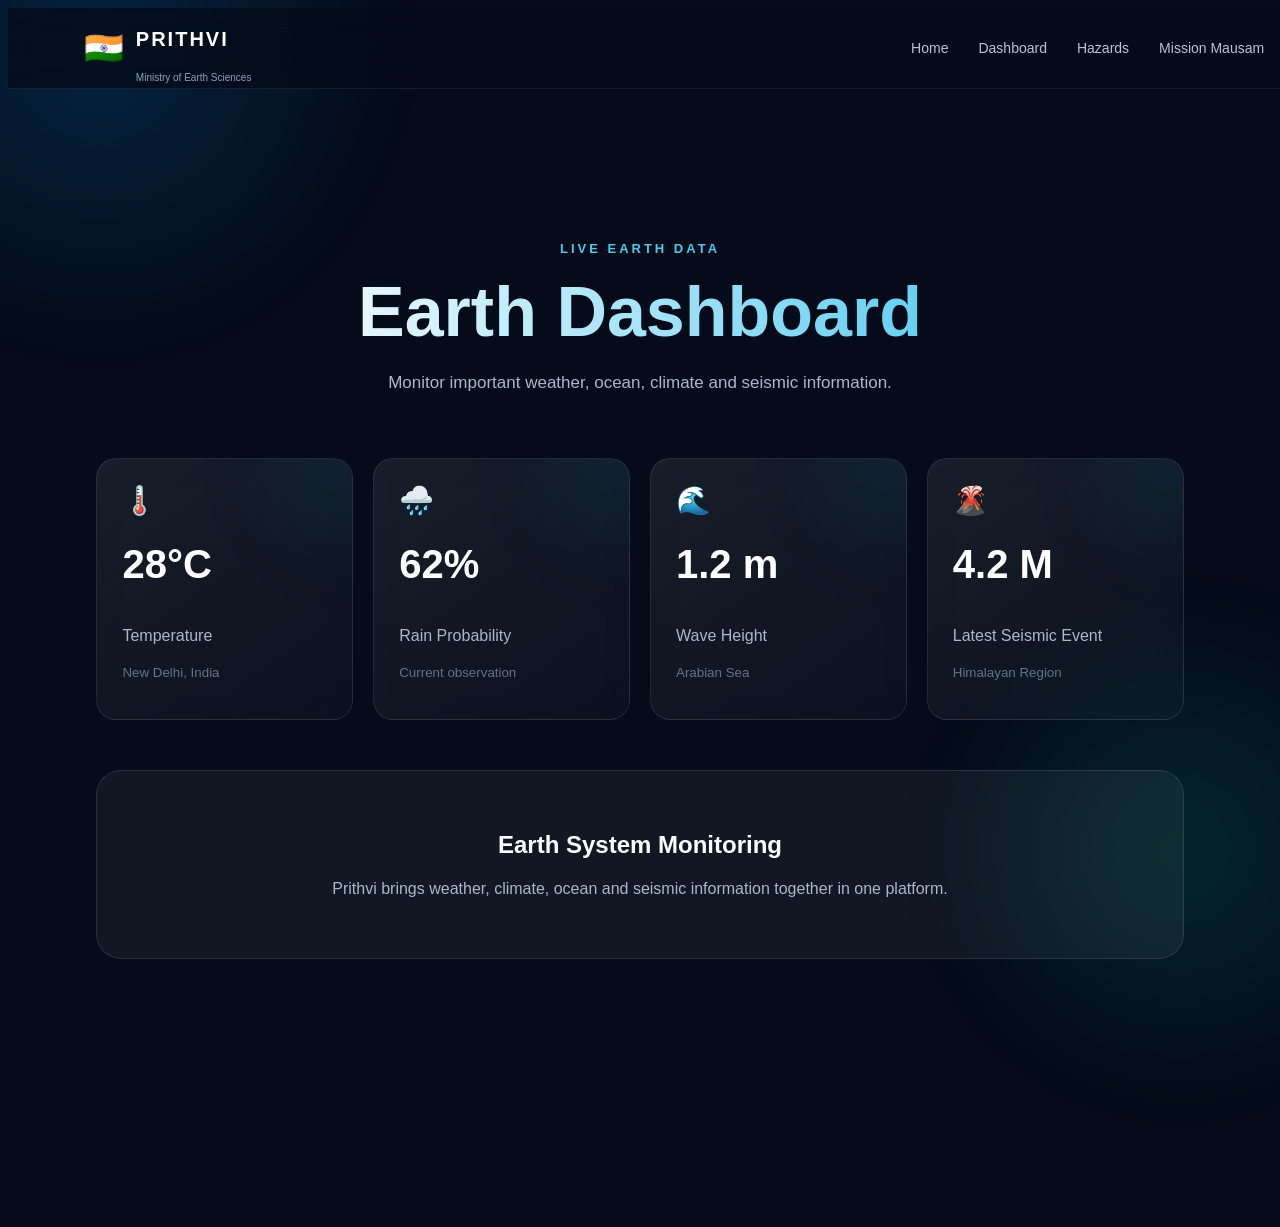
<file: dashboard.html>
<!DOCTYPE html>
<html lang="en">

<head>
    <meta charset="UTF-8">
    <meta name="viewport" content="width=device-width, initial-scale=1.0">

    <title>Dashboard | Prithvi</title>

    <link rel="stylesheet" href="style.css">
</head>

<body>

<header class="navbar">

    <div class="logo-area">

        <div class="india-logo">🇮🇳</div>

        <div class="logo-text">
            <h2>PRITHVI</h2>
            <span>Ministry of Earth Sciences</span>
        </div>

    </div>

    <nav class="nav-links">
        <a href="index.html">Home</a>
        <a href="dashboard.html">Dashboard</a>
        <a href="hazards.html">Hazards</a>
        <a href="mission.html">Mission Mausam</a>
        <a href="services.html">Services</a>
    </nav>

</header>


<main class="inner-page">

    <div class="page-heading">

        <span>LIVE EARTH DATA</span>

        <h1>Earth Dashboard</h1>

        <p>
            Monitor important weather, ocean, climate
            and seismic information.
        </p>

    </div>


    <div class="dashboard-grid">

        <div class="data-card">
            <div class="card-icon">🌡️</div>
            <h3>28°C</h3>
            <p>Temperature</p>
            <small>New Delhi, India</small>
        </div>

        <div class="data-card">
            <div class="card-icon">🌧️</div>
            <h3>62%</h3>
            <p>Rain Probability</p>
            <small>Current observation</small>
        </div>

        <div class="data-card">
            <div class="card-icon">🌊</div>
            <h3>1.2 m</h3>
            <p>Wave Height</p>
            <small>Arabian Sea</small>
        </div>

        <div class="data-card">
            <div class="card-icon">🌋</div>
            <h3>4.2 M</h3>
            <p>Latest Seismic Event</p>
            <small>Himalayan Region</small>
        </div>

    </div>


    <div class="dashboard-info">

        <h2>Earth System Monitoring</h2>

        <p>
            Prithvi brings weather, climate, ocean and
            seismic information together in one platform.
        </p>

    </div>

</main>

<script src="script.js"></script>

</body>
</html>
</file>
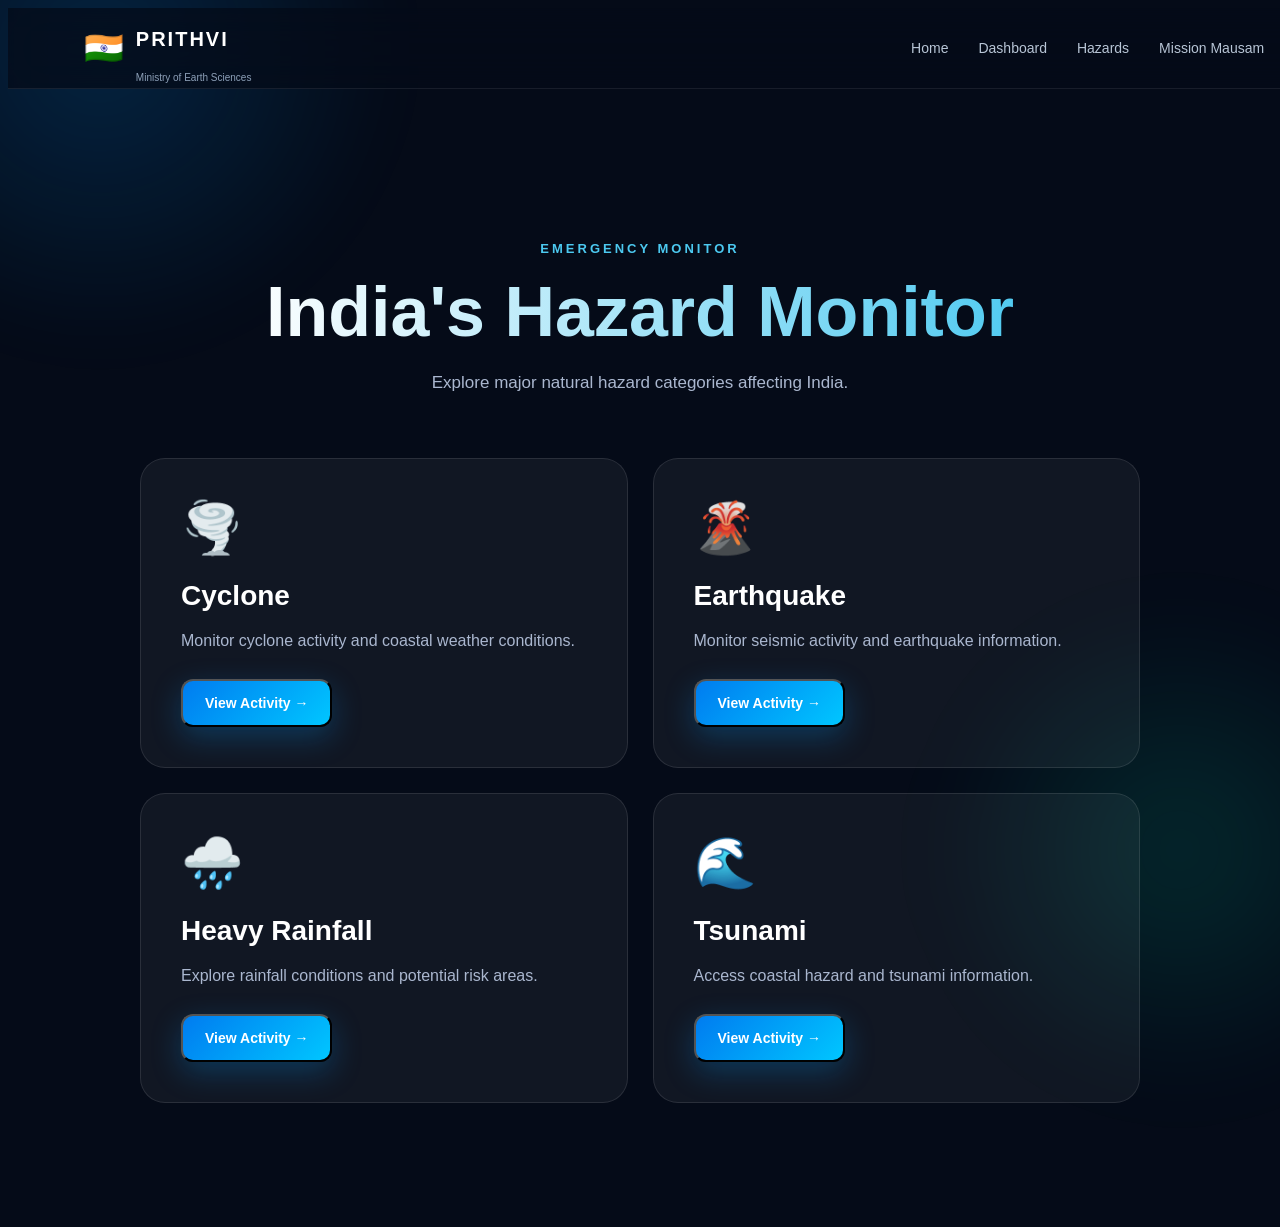
<file: hazards.html>
<!DOCTYPE html>
<html lang="en">

<head>

    <meta charset="UTF-8">
    <meta name="viewport" content="width=device-width, initial-scale=1.0">

    <title>Hazards | Prithvi</title>

    <link rel="stylesheet" href="style.css">

</head>

<body>

<header class="navbar">

    <div class="logo-area">

        <div class="india-logo">🇮🇳</div>

        <div class="logo-text">
            <h2>PRITHVI</h2>
            <span>Ministry of Earth Sciences</span>
        </div>

    </div>

    <nav class="nav-links">
        <a href="index.html">Home</a>
        <a href="dashboard.html">Dashboard</a>
        <a href="hazards.html">Hazards</a>
        <a href="mission.html">Mission Mausam</a>
        <a href="services.html">Services</a>
    </nav>

</header>


<main class="inner-page">

    <div class="page-heading">

        <span>EMERGENCY MONITOR</span>

        <h1>India's Hazard Monitor</h1>

        <p>
            Explore major natural hazard categories
            affecting India.
        </p>

    </div>


    <div class="hazard-page-grid">

        <div class="hazard-big-card">
            <div class="big-icon">🌪️</div>
            <h2>Cyclone</h2>
            <p>
                Monitor cyclone activity and coastal
                weather conditions.
            </p>
            <button class="primary-btn">View Activity →</button>
        </div>


        <div class="hazard-big-card">
            <div class="big-icon">🌋</div>
            <h2>Earthquake</h2>
            <p>
                Monitor seismic activity and earthquake
                information.
            </p>
            <button class="primary-btn">View Activity →</button>
        </div>


        <div class="hazard-big-card">
            <div class="big-icon">🌧️</div>
            <h2>Heavy Rainfall</h2>
            <p>
                Explore rainfall conditions and
                potential risk areas.
            </p>
            <button class="primary-btn">View Activity →</button>
        </div>


        <div class="hazard-big-card">
            <div class="big-icon">🌊</div>
            <h2>Tsunami</h2>
            <p>
                Access coastal hazard and tsunami
                information.
            </p>
            <button class="primary-btn">View Activity →</button>
        </div>

    </div>

</main>

<script src="script.js"></script>

</body>
</html>
</file>
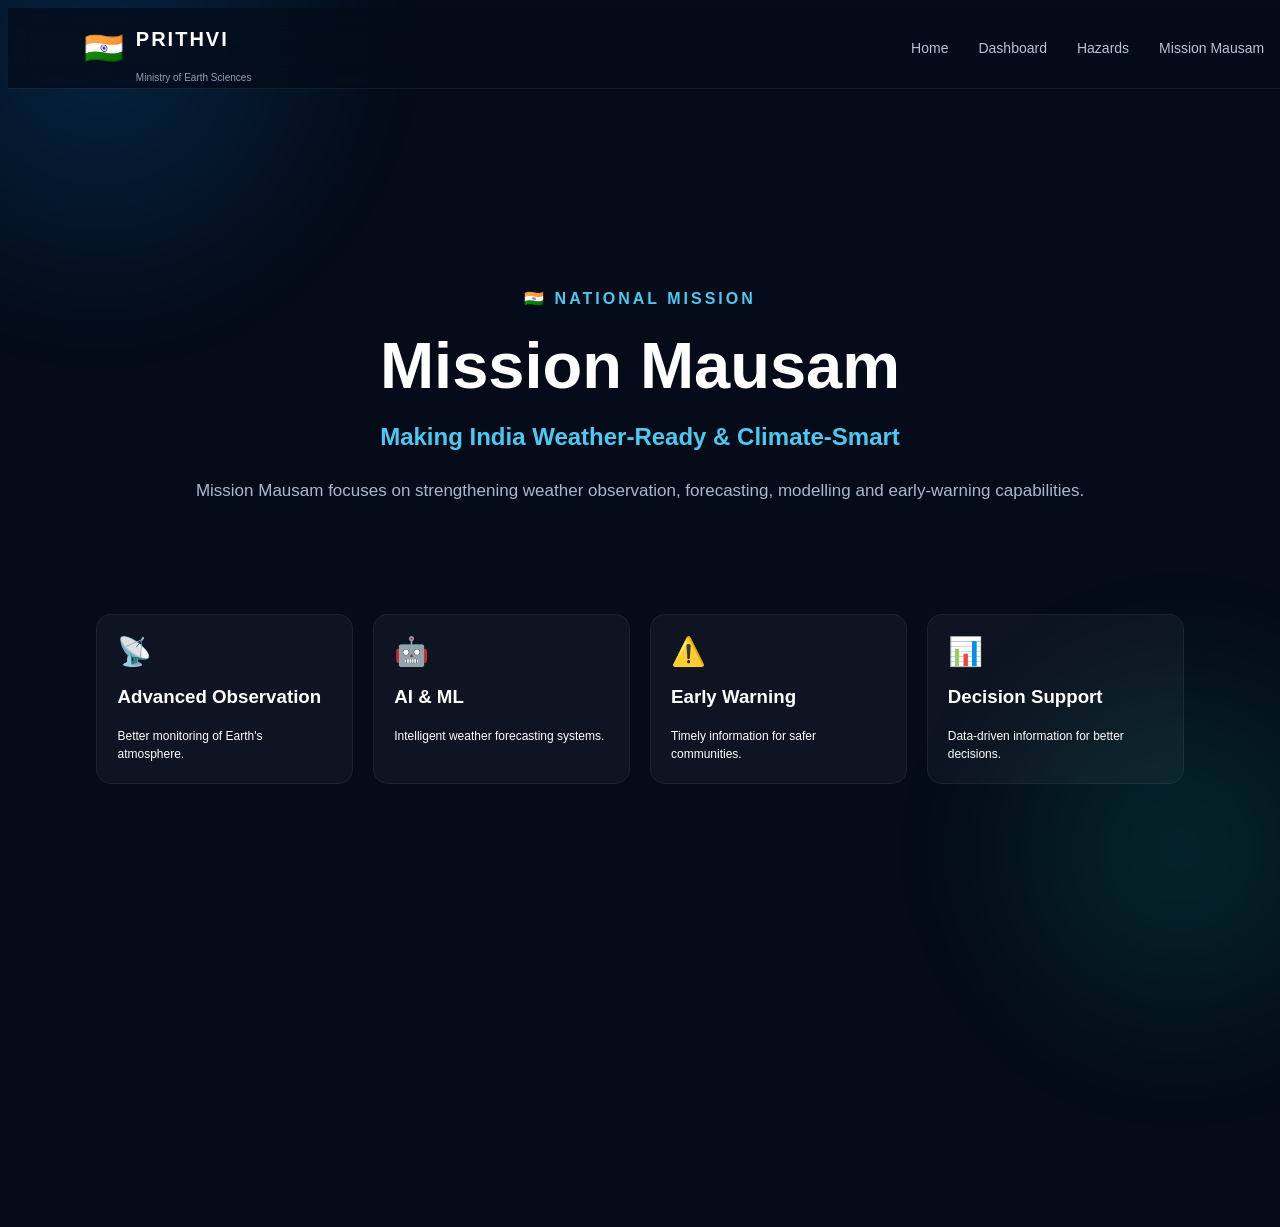
<file: mission.html>
<!DOCTYPE html>
<html lang="en">

<head>

    <meta charset="UTF-8">
    <meta name="viewport" content="width=device-width, initial-scale=1.0">

    <title>Mission Mausam | Prithvi</title>

    <link rel="stylesheet" href="style.css">

</head>

<body>

<header class="navbar">

    <div class="logo-area">

        <div class="india-logo">🇮🇳</div>

        <div class="logo-text">
            <h2>PRITHVI</h2>
            <span>Ministry of Earth Sciences</span>
        </div>
    </div>

    <nav class="nav-links">
        <a href="index.html">Home</a>
        <a href="dashboard.html">Dashboard</a>
        <a href="hazards.html">Hazards</a>
        <a href="mission.html">Mission Mausam</a>
        <a href="services.html">Services</a>
    </nav>

</header>


<main class="inner-page">

    <div class="mission-page">

        <span>🇮🇳 NATIONAL MISSION</span>

        <h1>Mission Mausam</h1>

        <h2>
            Making India Weather-Ready
            & Climate-Smart
        </h2>

        <p>
            Mission Mausam focuses on strengthening
            weather observation, forecasting,
            modelling and early-warning capabilities.
        </p>

    </div>


    <div class="mission-grid">

        <div class="mission-feature">
            <span>📡</span>
            <h3>Advanced Observation</h3>
            <p>Better monitoring of Earth's atmosphere.</p>
        </div>

        <div class="mission-feature">
            <span>🤖</span>
            <h3>AI & ML</h3>
            <p>Intelligent weather forecasting systems.</p>
        </div>

        <div class="mission-feature">
            <span>⚠️</span>
            <h3>Early Warning</h3>
            <p>Timely information for safer communities.</p>
        </div>

        <div class="mission-feature">
            <span>📊</span>
            <h3>Decision Support</h3>
            <p>Data-driven information for better decisions.</p>
        </div>

    </div>

</main>

<script src="script.js"></script>

</body>
</html>
</file>
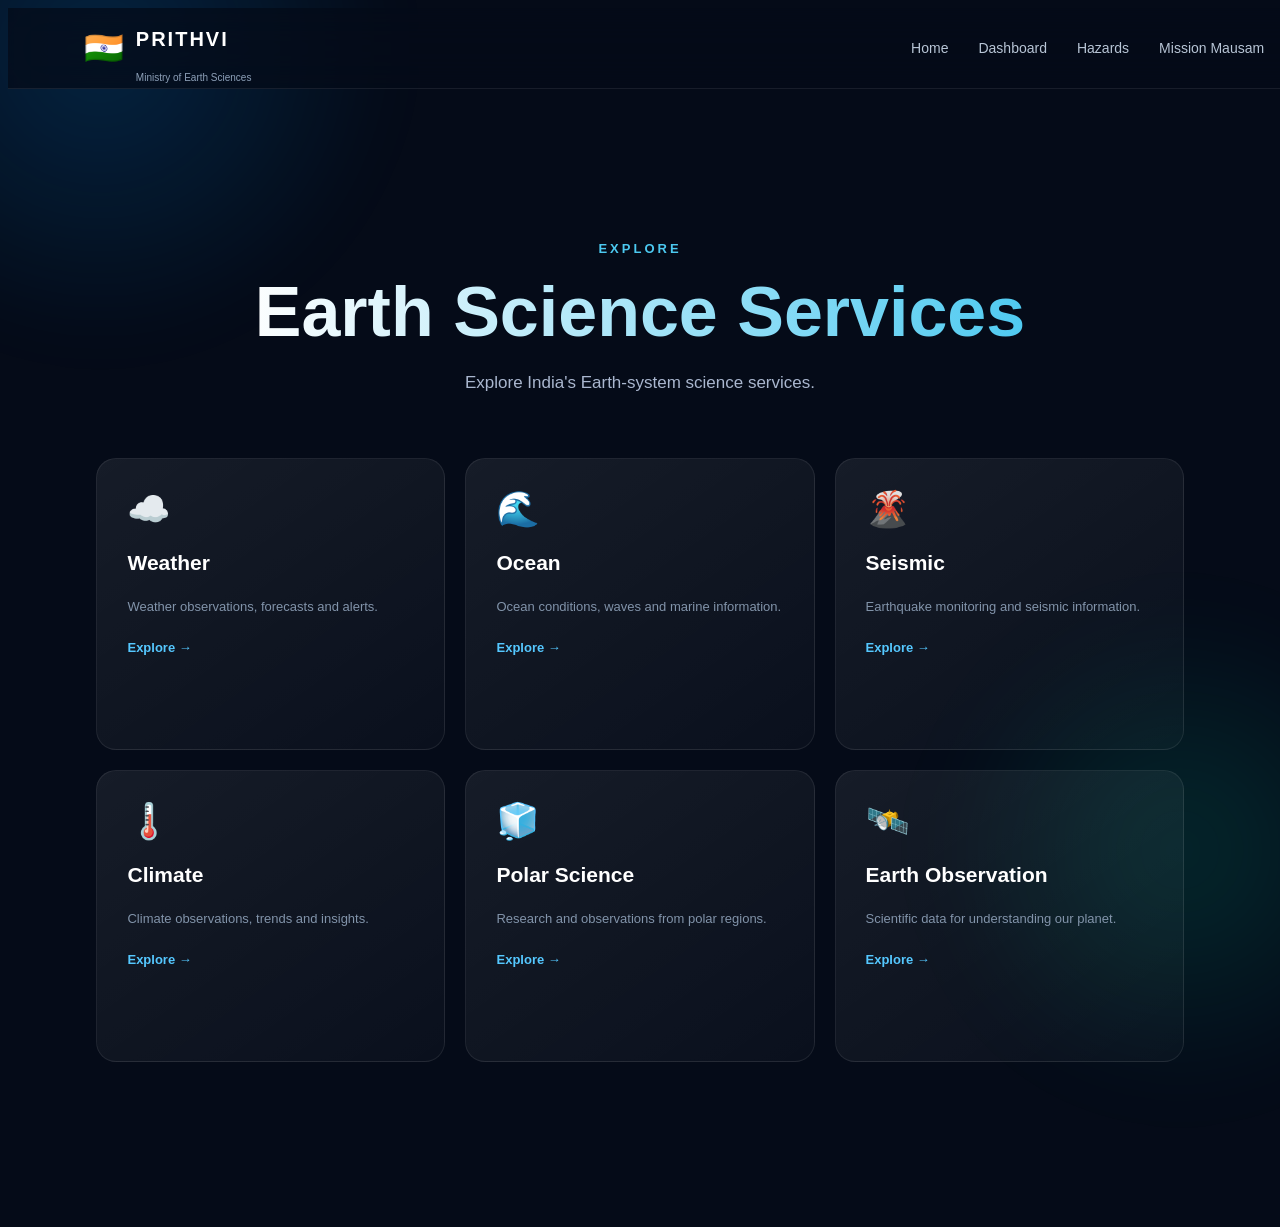
<file: services.html>
<!DOCTYPE html>
<html lang="en">

<head>

    <meta charset="UTF-8">
    <meta name="viewport" content="width=device-width, initial-scale=1.0">

    <title>Services | Prithvi</title>

    <link rel="stylesheet" href="style.css">

</head>

<body>

<header class="navbar">

    <div class="logo-area">

        <div class="india-logo">🇮🇳</div>

        <div class="logo-text">
            <h2>PRITHVI</h2>
            <span>Ministry of Earth Sciences</span>
        </div>
    </div>

    <nav class="nav-links">
        <a href="index.html">Home</a>
        <a href="dashboard.html">Dashboard</a>
        <a href="hazards.html">Hazards</a>
        <a href="mission.html">Mission Mausam</a>
        <a href="services.html">Services</a>
    </nav>

</header>


<main class="inner-page">

    <div class="page-heading">

        <span>EXPLORE</span>

        <h1>Earth Science Services</h1>

        <p>
            Explore India's Earth-system
            science services.
        </p>

    </div>


    <div class="services-grid">

        <div class="service-card">
            <div class="service-icon">☁️</div>
            <h3>Weather</h3>
            <p>Weather observations, forecasts and alerts.</p>
            <a href="#">Explore →</a>
        </div>

        <div class="service-card">
            <div class="service-icon">🌊</div>
            <h3>Ocean</h3>
            <p>Ocean conditions, waves and marine information.</p>
            <a href="#">Explore →</a>
        </div>

        <div class="service-card">
            <div class="service-icon">🌋</div>
            <h3>Seismic</h3>
            <p>Earthquake monitoring and seismic information.</p>
            <a href="#">Explore →</a>
        </div>

        <div class="service-card">
            <div class="service-icon">🌡️</div>
            <h3>Climate</h3>
            <p>Climate observations, trends and insights.</p>
            <a href="#">Explore →</a>
        </div>

        <div class="service-card">
            <div class="service-icon">🧊</div>
            <h3>Polar Science</h3>
            <p>Research and observations from polar regions.</p>
            <a href="#">Explore →</a>
        </div>

        <div class="service-card">
            <div class="service-icon">🛰️</div>
            <h3>Earth Observation</h3>
            <p>Scientific data for understanding our planet.</p>
            <a href="#">Explore →</a>
        </div>

    </div>

</main>

<script src="script.js"></script>

</body>
</html>
</file>
<file: style.css>
```css
/* =====================================================
   PRITHVI - MINISTRY OF EARTH SCIENCES
   PREMIUM UI + ANIMATIONS
===================================================== */


/* =====================================================
   1. GLOBAL RESET
===================================================== */

* {
    margin: 0;
    padding: 0;
    box-sizing: border-box;
}

html {
    scroll-behavior: smooth;
}

body {
    font-family: "Inter", sans-serif;
    background: #050b18;
    color: #ffffff;
    overflow-x: hidden;
}


/* =====================================================
   2. BACKGROUND EFFECT
===================================================== */

body::before {
    content: "";
    position: fixed;
    width: 600px;
    height: 600px;

    top: -250px;
    left: -200px;

    background: radial-gradient(
        circle,
        rgba(0, 150, 255, 0.18),
        transparent 70%
    );

    filter: blur(30px);
    pointer-events: none;
    z-index: -1;
}

body::after {
    content: "";
    position: fixed;
    width: 500px;
    height: 500px;

    bottom: -200px;
    right: -150px;

    background: radial-gradient(
        circle,
        rgba(0, 255, 200, 0.12),
        transparent 70%
    );

    filter: blur(40px);
    pointer-events: none;
    z-index: -1;
}


/* =====================================================
   3. NAVBAR
===================================================== */

.navbar {
    width: 100%;
    height: 80px;

    padding: 0 6%;

    display: flex;
    align-items: center;
    justify-content: space-between;

    position: sticky;
    top: 0;

    z-index: 1000;

    background: rgba(5, 11, 24, 0.75);

    backdrop-filter: blur(20px);

    border-bottom: 1px solid rgba(255, 255, 255, 0.08);
}


/* Logo */

.logo-area {
    display: flex;
    align-items: center;
    gap: 12px;
}

.india-logo {
    font-size: 32px;

    animation: logoFloat 3s ease-in-out infinite;
}

.logo-text h2 {
    font-size: 20px;
    letter-spacing: 2px;
}

.logo-text span {
    font-size: 10px;
    color: #8da0b8;
}


/* Navigation */

.nav-links {
    display: flex;
    gap: 30px;
}

.nav-links a {
    color: #b8c5d6;
    text-decoration: none;

    font-size: 14px;
    font-weight: 500;

    position: relative;

    transition: 0.3s;
}

.nav-links a:hover {
    color: #ffffff;
}

.nav-links a::after {
    content: "";

    position: absolute;

    left: 0;
    bottom: -8px;

    width: 0;
    height: 2px;

    background: #00c6ff;

    transition: 0.3s;
}

.nav-links a:hover::after {
    width: 100%;
}


/* Nav buttons */

.nav-actions {
    display: flex;
    align-items: center;
    gap: 10px;
}

.icon-btn,
.language-btn {
    border: 1px solid rgba(255, 255, 255, 0.12);

    background: rgba(255, 255, 255, 0.06);

    color: white;

    border-radius: 10px;

    padding: 9px 12px;

    cursor: pointer;

    transition: 0.3s;
}

.icon-btn:hover,
.language-btn:hover {
    background: rgba(0, 198, 255, 0.15);

    transform: translateY(-2px);
}


/* =====================================================
   4. HERO SECTION
===================================================== */

.hero {
    min-height: calc(100vh - 80px);

    padding: 80px 8%;

    display: flex;
    align-items: center;
    justify-content: space-between;

    position: relative;

    overflow: hidden;
}


/* Hero background */

.hero::before {
    content: "";

    position: absolute;

    width: 700px;
    height: 700px;

    right: -250px;
    top: -150px;

    background: radial-gradient(
        circle,
        rgba(0, 149, 255, 0.20),
        transparent 70%
    );

    filter: blur(20px);
}


/* Hero content */

.hero-content {
    width: 55%;

    animation: fadeUp 1s ease forwards;
}

.hero-tag {
    display: inline-block;

    padding: 8px 14px;

    border-radius: 50px;

    border: 1px solid rgba(0, 198, 255, 0.3);

    background: rgba(0, 198, 255, 0.08);

    color: #57d6ff;

    font-size: 11px;

    letter-spacing: 1.5px;
}


.hero h1 {
    font-size: clamp(42px, 5vw, 75px);

    line-height: 1.05;

    margin: 25px 0;

    letter-spacing: -2px;
}

.hero h1 span {
    display: block;

    background: linear-gradient(
        90deg,
        #00c6ff,
        #5ee7df
    );

    -webkit-background-clip: text;

    color: transparent;
}

.hero p {
    max-width: 600px;

    color: #9eafc5;

    font-size: 17px;

    line-height: 1.8;
}


/* Hero buttons */

.hero-buttons {
    display: flex;
    gap: 15px;

    margin-top: 35px;
}

.primary-btn,
.secondary-btn {
    padding: 14px 22px;

    border-radius: 12px;

    text-decoration: none;

    font-size: 14px;

    font-weight: 600;

    transition: 0.3s;
}

.primary-btn {
    color: white;

    background: linear-gradient(
        135deg,
        #007cf0,
        #00c6ff
    );

    box-shadow: 0 10px 30px rgba(0, 160, 255, 0.25);
}

.primary-btn:hover {
    transform: translateY(-4px);

    box-shadow:
        0 15px 40px rgba(0, 160, 255, 0.4);
}

.secondary-btn {
    color: white;

    border: 1px solid rgba(255, 255, 255, 0.15);

    background: rgba(255, 255, 255, 0.05);

    backdrop-filter: blur(10px);
}

.secondary-btn:hover {
    background: rgba(255, 255, 255, 0.1);

    transform: translateY(-4px);
}


/* Hero statistics */

.hero-stats {
    display: flex;

    gap: 50px;

    margin-top: 55px;
}

.hero-stat {
    display: flex;
    flex-direction: column;

    gap: 5px;
}

.hero-stat strong {
    font-size: 20px;
}

.hero-stat span {
    color: #73869e;

    font-size: 11px;

    text-transform: uppercase;

    letter-spacing: 1px;
}


/* =====================================================
   5. EARTH ANIMATION
===================================================== */

.earth-container {
    width: 430px;
    height: 430px;

    position: relative;

    display: flex;
    justify-content: center;
    align-items: center;
}


/* Glow */

.earth-glow {
    position: absolute;

    width: 350px;
    height: 350px;

    border-radius: 50%;

    background: #008cff;

    filter: blur(100px);

    opacity: 0.25;

    animation: pulse 4s ease-in-out infinite;
}


/* Earth */

.earth {
    width: 280px;
    height: 280px;

    border-radius: 50%;

    display: flex;
    align-items: center;
    justify-content: center;

    font-size: 200px;

    position: relative;

    z-index: 2;

    animation: earthFloat 5s ease-in-out infinite;

    filter:
        drop-shadow(0 0 30px rgba(0, 170, 255, 0.5))
        drop-shadow(0 0 70px rgba(0, 170, 255, 0.2));
}


/* Orbit */

.orbit {
    position: absolute;

    border: 1px solid rgba(0, 198, 255, 0.25);

    border-radius: 50%;
}

.orbit-one {
    width: 380px;
    height: 150px;

    transform: rotate(-25deg);

    animation: orbitSpin 8s linear infinite;
}

.orbit-two {
    width: 420px;
    height: 180px;

    transform: rotate(45deg);

    animation: orbitSpinReverse 12s linear infinite;
}


/* =====================================================
   6. COMMON SECTION
===================================================== */

.dashboard-section,
.hazard-section,
.alerts-section,
.services-section {
    padding: 110px 8%;
}

.section-heading {
    text-align: center;

    max-width: 700px;

    margin: 0 auto 60px;
}

.section-heading span {
    color: #00c6ff;

    font-size: 11px;

    letter-spacing: 2px;

    font-weight: 700;
}

.section-heading h2 {
    font-size: 42px;

    margin: 12px 0;
}

.section-heading p {
    color: #8091a8;

    line-height: 1.7;
}


/* =====================================================
   7. DASHBOARD
===================================================== */

.dashboard-grid {
    display: grid;

    grid-template-columns:
        repeat(4, 1fr);

    gap: 20px;
}

.data-card {
    padding: 25px;

    min-height: 210px;

    border-radius: 20px;

    background:
        linear-gradient(
            145deg,
            rgba(255, 255, 255, 0.08),
            rgba(255, 255, 255, 0.025)
        );

    border: 1px solid rgba(255, 255, 255, 0.09);

    backdrop-filter: blur(15px);

    transition: 0.4s;

    position: relative;

    overflow: hidden;
}

.data-card::before {
    content: "";

    position: absolute;

    width: 100px;
    height: 100px;

    top: -50px;
    right: -50px;

    background: #00c6ff;

    filter: blur(60px);

    opacity: 0.15;
}

.data-card:hover {
    transform: translateY(-10px);

    border-color: rgba(0, 198, 255, 0.4);

    box-shadow:
        0 20px 50px rgba(0, 0, 0, 0.25);
}

.card-top {
    display: flex;

    align-items: center;

    justify-content: space-between;
}

.card-icon {
    font-size: 28px;
}

.status {
    font-size: 9px;

    padding: 5px 8px;

    border-radius: 20px;

    background: rgba(255, 255, 255, 0.08);

    color: #8da0b8;
}

.status.live {
    color: #45f5b5;

    background: rgba(69, 245, 181, 0.1);
}

.data-card h3 {
    font-size: 40px;

    margin-top: 25px;
}

.data-card p {
    color: #aab8c9;

    margin-top: 5px;
}

.data-card small {
    display: block;

    margin-top: 20px;

    color: #61738b;
}


/* =====================================================
   8. HAZARD MAP
===================================================== */

.hazard-container {
    display: grid;

    grid-template-columns: 2fr 1fr;

    gap: 25px;
}


/* Map */

.india-map {
    min-height: 560px;

    border-radius: 25px;

    position: relative;

    overflow: hidden;

    background:
        radial-gradient(
            circle at center,
            rgba(0, 180, 255, 0.18),
            transparent 50%
        ),
        #071321;

    border: 1px solid rgba(255, 255, 255, 0.08);
}

.india-map::before {
    content: "";

    position: absolute;

    inset: 0;

    background-image:
        linear-gradient(
            rgba(0, 198, 255, 0.04) 1px,
            transparent 1px
        ),
        linear-gradient(
            90deg,
            rgba(0, 198, 255, 0.04) 1px,
            transparent 1px
        );

    background-size: 40px 40px;

    animation: mapGrid 8s linear infinite;
}


/* Map placeholder */

.map-placeholder {
    position: absolute;

    inset: 0;

    display: flex;

    align-items: center;

    justify-content: center;

    flex-direction: column;

    text-align: center;

    z-index: 2;
}

.map-icon {
    font-size: 170px;

    filter: drop-shadow(
        0 0 30px rgba(0, 160, 255, 0.4)
    );

    animation: mapFloat 4s ease-in-out infinite;
}

.map-placeholder h3 {
    font-size: 22px;

    margin-top: 15px;
}

.map-placeholder p {
    color: #71859e;

    margin-top: 8px;
}


/* Map overlay */

.map-overlay {
    position: absolute;

    top: 25px;
    left: 25px;

    z-index: 5;
}

.map-live {
    font-size: 9px;

    color: #42f3ad;

    letter-spacing: 1px;
}

.map-overlay h3 {
    margin-top: 8px;

    font-size: 25px;
}


/* Hazard controls */

.hazard-controls {
    padding: 25px;

    border-radius: 25px;

    background: rgba(255, 255, 255, 0.04);

    border: 1px solid rgba(255, 255, 255, 0.08);

    backdrop-filter: blur(15px);
}

.hazard-controls h3 {
    margin-bottom: 20px;
}

.hazard-btn {
    width: 100%;

    padding: 15px;

    margin-bottom: 10px;

    display: flex;

    align-items: center;

    gap: 14px;

    border: 1px solid transparent;

    border-radius: 14px;

    background: rgba(255, 255, 255, 0.04);

    color: white;

    text-align: left;

    cursor: pointer;

    transition: 0.3s;
}

.hazard-btn > span {
    font-size: 22px;
}

.hazard-btn div {
    display: flex;

    flex-direction: column;

    gap: 4px;
}

.hazard-btn small {
    color: #687d96;
}

.hazard-btn:hover,
.hazard-btn.active {
    background: rgba(0, 198, 255, 0.12);

    border-color: rgba(0, 198, 255, 0.3);

    transform: translateX(5px);
}


/* =====================================================
   9. ALERTS
===================================================== */

.alerts-grid {
    display: grid;

    grid-template-columns:
        repeat(3, 1fr);

    gap: 20px;
}

.alert-card {
    padding: 28px;

    display: flex;

    gap: 20px;

    border-radius: 20px;

    background: rgba(255, 255, 255, 0.045);

    border: 1px solid rgba(255, 255, 255, 0.08);

    transition: 0.4s;
}

.alert-card:hover {
    transform: translateY(-8px);

    background: rgba(255, 255, 255, 0.07);
}

.alert-icon {
    font-size: 35px;
}

.alert-level {
    font-size: 9px;

    letter-spacing: 1px;

    color: #ff806f;
}

.warning .alert-level {
    color: #ffca57;
}

.info .alert-level {
    color: #55c8ff;
}

.alert-content h3 {
    margin: 10px 0;
}

.alert-content p {
    color: #8294aa;

    font-size: 13px;

    line-height: 1.6;
}

.alert-content button {
    margin-top: 18px;

    border: none;

    background: transparent;

    color: #55c8ff;

    cursor: pointer;

    font-weight: 600;
}


/* =====================================================
   10. MISSION MAUSAM
===================================================== */

.mission-section {
    margin: 50px 8% 110px;

    padding: 70px;

    border-radius: 30px;

    position: relative;

    overflow: hidden;

    background:
        linear-gradient(
            135deg,
            #071b35,
            #06252b
        );

    border: 1px solid rgba(0, 198, 255, 0.15);
}

.mission-section::before {
    content: "";

    position: absolute;

    width: 400px;
    height: 400px;

    right: -100px;
    top: -100px;

    background: #00c6ff;

    filter: blur(130px);

    opacity: 0.12;
}

.mission-content {
    max-width: 650px;

    position: relative;

    z-index: 2;
}

.mission-tag {
    color: #55d8ff;

    font-size: 10px;

    letter-spacing: 2px;
}

.mission-content h2 {
    font-size: 55px;

    margin: 15px 0 5px;
}

.mission-content h3 {
    font-size: 23px;

    color: #58d9d0;

    font-weight: 500;
}

.mission-content p {
    color: #91a5bb;

    line-height: 1.8;

    margin: 25px 0;
}

.mission-btn {
    display: inline-block;

    padding: 13px 20px;

    border-radius: 10px;

    color: white;

    background: rgba(255, 255, 255, 0.08);

    border: 1px solid rgba(255, 255, 255, 0.12);

    text-decoration: none;

    transition: 0.3s;
}

.mission-btn:hover {
    background: rgba(0, 198, 255, 0.15);

    transform: translateY(-3px);
}


/* Mission features */

.mission-features {
    margin-top: 55px;

    display: grid;

    grid-template-columns:
        repeat(4, 1fr);

    gap: 15px;
}

.mission-feature {
    padding: 20px;

    border-radius: 15px;

    background: rgba(255, 255, 255, 0.04);

    border: 1px solid rgba(255, 255, 255, 0.06);

    transition: 0.3s;
}

.mission-feature:hover {
    transform: translateY(-5px);

    background: rgba(255, 255, 255, 0.07);
}

.mission-feature span {
    font-size: 28px;
}

.mission-feature h4 {
    margin: 12px 0 8px;
}

.mission-feature p {
    margin: 0;

    font-size: 12px;

    line-height: 1.5;
}


/* =====================================================
   11. SERVICES
===================================================== */

.services-grid {
    display: grid;

    grid-template-columns:
        repeat(3, 1fr);

    gap: 20px;
}

.service-card {
    padding: 30px;

    min-height: 230px;

    border-radius: 20px;

    background:
        linear-gradient(
            145deg,
            rgba(255, 255, 255, 0.07),
            rgba(255, 255, 255, 0.025)
        );

    border: 1px solid rgba(255, 255, 255, 0.08);

    transition: 0.4s;

    position: relative;

    overflow: hidden;
}

.service-card:hover {
    transform: translateY(-10px);

    border-color: rgba(0, 198, 255, 0.35);

    box-shadow:
        0 20px 50px rgba(0, 0, 0, 0.25);
}

.service-icon {
    font-size: 35px;

    margin-bottom: 20px;
}

.service-card h3 {
    font-size: 21px;
}

.service-card p {
    color: #8294aa;

    font-size: 13px;

    line-height: 1.7;

    margin: 10px 0 20px;
}

.service-card a {
    color: #55c8ff;

    text-decoration: none;

    font-size: 13px;

    font-weight: 600;
}


/* =====================================================
   12. AI SECTION
===================================================== */

.ai-section {
    margin: 0 8% 100px;

    padding: 80px 50px;

    text-align: center;

    border-radius: 30px;

    background:
        radial-gradient(
            circle at center,
            rgba(0, 198, 255, 0.15),
            transparent 60%
        );

    border: 1px solid rgba(0, 198, 255, 0.15);
}

.ai-tag {
    color: #55d8ff;

    font-size: 10px;

    letter-spacing: 2px;
}

.ai-content h2 {
    font-size: 48px;

    margin: 15px 0;
}

.ai-content p {
    color: #8294aa;

    margin-bottom: 30px;
}


/* =====================================================
   13. AI CHAT
===================================================== */

.ai-chat {
    position: fixed;

    width: 360px;

    right: 30px;
    bottom: 30px;

    background: #0b1627;

    border: 1px solid rgba(255, 255, 255, 0.1);

    border-radius: 20px;

    overflow: hidden;

    box-shadow:
        0 25px 70px rgba(0, 0, 0, 0.5);

    z-index: 2000;

    display: none;
}

.chat-header {
    padding: 18px;

    display: flex;

    justify-content: space-between;

    align-items: center;

    background: rgba(255, 255, 255, 0.05);
}

.chat-header div {
    display: flex;

    flex-direction: column;

    gap: 4px;
}

.chat-header small {
    color: #6f849c;

    font-size: 10px;
}

.chat-header button {
    border: none;

    background: transparent;

    color: white;

    font-size: 18px;

    cursor: pointer;
}

.chat-body {
    height: 300px;

    padding: 18px;

    overflow-y: auto;
}

.bot-message {
    max-width: 90%;

    padding: 12px;

    border-radius: 12px;

    background: rgba(0, 198, 255, 0.1);

    color: #c8d5e5;

    font-size: 13px;

    line-height: 1.5;
}

.chat-input {
    display: flex;

    padding: 12px;

    gap: 8px;

    border-top: 1px solid rgba(255, 255, 255, 0.08);
}

.chat-input input {
    flex: 1;

    border: none;

    outline: none;

    padding: 12px;

    border-radius: 10px;

    background: rgba(255, 255, 255, 0.06);

    color: white;
}

.chat-input button {
    width: 45px;

    border: none;

    border-radius: 10px;

    background: #00aef0;

    color: white;

    cursor: pointer;
}


/* =====================================================
   14. FOOTER
===================================================== */

.footer {
    padding: 60px 8% 20px;

    border-top: 1px solid rgba(255, 255, 255, 0.07);

    background: #030814;
}

.footer-main {
    display: grid;

    grid-template-columns:
        2fr repeat(3, 1fr);

    gap: 50px;

    padding-bottom: 50px;
}

.footer-brand h2 {
    letter-spacing: 2px;
}

.footer-brand p {
    color: #687b92;

    margin-top: 12px;

    font-size: 13px;
}

.footer-column {
    display: flex;

    flex-direction: column;

    gap: 12px;
}

.footer-column h4 {
    margin-bottom: 8px;
}

.footer-column a {
    color: #6e8199;

    text-decoration: none;

    font-size: 12px;

    transition: 0.3s;
}

.footer-column a:hover {
    color: #55c8ff;

    transform: translateX(3px);
}

.footer-bottom {
    padding-top: 20px;

    border-top: 1px solid rgba(255, 255, 255, 0.06);

    display: flex;

    justify-content: space-between;

    color: #53657b;

    font-size: 11px;
}


/* =====================================================
   15. ANIMATIONS
===================================================== */

@keyframes fadeUp {

    from {
        opacity: 0;
        transform: translateY(40px);
    }

    to {
        opacity: 1;
        transform: translateY(0);
    }

}


@keyframes earthFloat {

    0%,
    100% {
        transform: translateY(0) rotate(0deg);
    }

    50% {
        transform: translateY(-15px) rotate(3deg);
    }

}


@keyframes pulse {

    0%,
    100% {
        transform: scale(0.9);

        opacity: 0.2;
    }

    50% {
        transform: scale(1.1);

        opacity: 0.35;
    }

}


@keyframes orbitSpin {

    from {
        transform: rotate(-25deg);
    }

    to {
        transform: rotate(335deg);
    }

}


@keyframes orbitSpinReverse {

    from {
        transform: rotate(45deg);
    }

    to {
        transform: rotate(-315deg);
    }

}


@keyframes mapGrid {

    from {
        transform: translateY(0);
    }

    to {
        transform: translateY(40px);
    }

}


@keyframes mapFloat {

    0%,
    100% {
        transform: translateY(0);
    }

    50% {
        transform: translateY(-12px);
    }

}


@keyframes logoFloat {

    0%,
    100% {
        transform: translateY(0);
    }

    50% {
        transform: translateY(-3px);
    }

}


/* =====================================================
   16. RESPONSIVE DESIGN
===================================================== */

@media (max-width: 1100px) {

    .nav-links {
        gap: 15px;
    }

    .dashboard-grid {
        grid-template-columns:
            repeat(2, 1fr);
    }

    .hero {
        gap: 30px;
    }

    .earth-container {
        width: 350px;
        height: 350px;
    }

    .earth {
        font-size: 160px;
    }

    .orbit-one {
        width: 320px;
    }

    .orbit-two {
        width: 350px;
    }

}


@media (max-width: 850px) {

    .navbar {
        padding: 0 5%;
    }

    .nav-links {
        display: none;
    }

    .hero {
        flex-direction: column;

        text-align: center;

        padding-top: 60px;
    }

    .hero-content {
        width: 100%;
    }

    .hero p {
        margin: auto;
    }

    .hero-buttons,
    .hero-stats {
        justify-content: center;
    }

    .hazard-container {
        grid-template-columns: 1fr;
    }

    .alerts-grid {
        grid-template-columns: 1fr;
    }

    .mission-features {
        grid-template-columns:
            repeat(2, 1fr);
    }

    .services-grid {
        grid-template-columns:
            repeat(2, 1fr);
    }

    .footer-main {
        grid-template-columns:
            repeat(2, 1fr);
    }

}


@media (max-width: 550px) {

    .navbar {
        height: 70px;
    }

    .logo-text span {
        display: none;
    }

    .hero {
        padding: 50px 6%;
    }

    .hero h1 {
        font-size: 40px;
    }

    .hero p {
        font-size: 14px;
    }

    .hero-buttons {
        flex-direction: column;
    }

    .hero-stats {
        gap: 25px;
    }

    .earth-container {
        width: 280px;
        height: 280px;
    }

    .earth {
        font-size: 120px;
    }

    .orbit-one {
        width: 260px;
        height: 120px;
    }

    .orbit-two {
        width: 280px;
        height: 140px;
    }

    .dashboard-section,
    .hazard-section,
    .alerts-section,
    .services-section {
        padding: 80px 6%;
    }

    .section-heading h2 {
        font-size: 32px;
    }

    .dashboard-grid {
        grid-template-columns: 1fr;
    }

    .india-map {
        min-height: 400px;
    }

    .map-icon {
        font-size: 110px;
    }

    .mission-section {
        margin: 30px 6% 80px;

        padding: 40px 25px;
    }

    .mission-content h2 {
        font-size: 40px;
    }

    .mission-features {
        grid-template-columns: 1fr;
    }

    .services-grid {
        grid-template-columns: 1fr;
    }

    .ai-section {
        margin: 0 6% 70px;

        padding: 60px 25px;
    }

    .ai-content h2 {
        font-size: 38px;
    }

    .ai-chat {
        width: calc(100% - 30px);

        right: 15px;
        bottom: 15px;
    }

    .footer {
        padding: 50px 6% 20px;
    }

    .footer-main {
        grid-template-columns: 1fr;
    }

    .footer-bottom {
        flex-direction: column;

        gap: 10px;
    }

}

/* =========================
   LIVE LEAFLET MAP
========================= */
#indiaLiveMap {
    position: absolute;
    inset: 0;
    width: 100%;
    height: 560px;
    min-height: 560px;
    z-index: 2;
}

#indiaLiveMap .leaflet-control-zoom a {
    background: rgba(7, 19, 33, 0.9);
    color: #ffffff;
    border-color: rgba(255,255,255,0.12);
}

#indiaLiveMap .leaflet-control-attribution {
    background: rgba(5, 11, 24, 0.75);
    color: #b8c5d6;
}

#indiaLiveMap .leaflet-popup-content-wrapper,
#indiaLiveMap .leaflet-popup-tip {
    background: #0b1627;
    color: #ffffff;
}

.map-overlay {
    pointer-events: none;
    z-index: 1000;
}

/* =========================
   MULTI PAGE DESIGN
========================= */

.inner-page {
    min-height: 100vh;
    padding: 150px 7% 80px;
}

.page-heading {
    text-align: center;
    max-width: 800px;
    margin: 0 auto 60px;
}

.page-heading span {
    color: #4cc9f0;
    font-size: 13px;
    font-weight: 700;
    letter-spacing: 3px;
}

.page-heading h1 {
    font-size: clamp(40px, 6vw, 70px);
    margin: 15px 0;

    background: linear-gradient(90deg, #fff, #4cc9f0);

    -webkit-background-clip: text;
    -webkit-text-fill-color: transparent;
}

.page-heading p {
    color: #aab7cf;
    font-size: 17px;
    line-height: 1.7;
}


/* Dashboard */

.dashboard-info {
    margin-top: 50px;
    padding: 40px;
    border-radius: 25px;

    background: rgba(255,255,255,0.05);

    border: 1px solid rgba(255,255,255,0.1);

    text-align: center;
}

.dashboard-info h2 {
    margin-bottom: 15px;
}

.dashboard-info p {
    color: #aab7cf;
    line-height: 1.7;
}


/* Hazards */

.hazard-page-grid {
    display: grid;
    grid-template-columns: repeat(2, 1fr);
    gap: 25px;
    max-width: 1000px;
    margin: auto;
}

.hazard-big-card {
    padding: 40px;
    border-radius: 25px;

    background: rgba(255,255,255,0.05);

    border: 1px solid rgba(255,255,255,0.1);

    transition: 0.4s;
}

.hazard-big-card:hover {
    transform: translateY(-10px);
    border-color: #4cc9f0;

    box-shadow:
        0 20px 60px rgba(0,0,0,0.3);
}

.big-icon {
    font-size: 50px;
    margin-bottom: 20px;
}

.hazard-big-card h2 {
    font-size: 28px;
    margin-bottom: 12px;
}

.hazard-big-card p {
    color: #aab7cf;
    line-height: 1.6;
    margin-bottom: 25px;
}


/* Mission */

.mission-page {
    max-width: 900px;
    margin: auto;
    text-align: center;
    padding: 50px;
}

.mission-page > span {
    color: #4cc9f0;
    letter-spacing: 3px;
    font-weight: 700;
}

.mission-page h1 {
    font-size: 65px;
    margin: 20px 0;
}

.mission-page h2 {
    color: #4cc9f0;
    margin-bottom: 25px;
}

.mission-page p {
    color: #aab7cf;
    line-height: 1.8;
    font-size: 17px;
}

.mission-grid {
    display: grid;
    grid-template-columns: repeat(4, 1fr);
    gap: 20px;
    margin-top: 40px;
}


/* Mobile */

@media (max-width: 800px) {

    .hazard-page-grid {
        grid-template-columns: 1fr;
    }

    .mission-grid {
        grid-template-columns: 1fr 1fr;
    }

    .mission-page h1 {
        font-size: 45px;
    }
}

@media (max-width: 550px) {

    .inner-page {
        padding: 120px 20px 60px;
    }

    .mission-grid {
        grid-template-columns: 1fr;
    }

}

/* Final responsive fixes */
.india-logo img {
    width: 42px;
    height: 42px;
    object-fit: contain;
    display: block;
}

@media (max-width: 900px) {
    .navbar {
        height: auto;
        min-height: 80px;
        padding: 15px 5%;
        flex-wrap: wrap;
        gap: 15px;
    }
    .nav-links {
        order: 3;
        width: 100%;
        justify-content: center;
        flex-wrap: wrap;
        gap: 15px 22px;
    }
    .hero {
        flex-direction: column;
        text-align: center;
        gap: 40px;
    }
    .hero-content { width: 100%; }
    .hero p { margin: auto; }
    .hero-buttons, .hero-stats { justify-content: center; flex-wrap: wrap; }
    .earth-container { width: 330px; height: 330px; }
    .dashboard-grid { grid-template-columns: repeat(2, 1fr); }
    .hazard-container { grid-template-columns: 1fr; }
    .services-grid { grid-template-columns: repeat(2, 1fr); }
    .mission-features { grid-template-columns: repeat(2, 1fr); }
}

@media (max-width: 600px) {
    .nav-actions { width: 100%; justify-content: center; }
    .dashboard-grid, .services-grid, .mission-features { grid-template-columns: 1fr; }
    .hero { padding: 60px 5%; }
    .hero h1 { font-size: 42px; }
    .earth { width: 220px; height: 220px; font-size: 150px; }
    .earth-glow { width: 270px; height: 270px; }
    .orbit-one { width: 290px; }
    .orbit-two { width: 320px; }
    .mission-section { padding: 40px 25px; }
    .ai-section { padding: 60px 25px; }
    .ai-chat { width: calc(100% - 30px); right: 15px; bottom: 15px; }
    .india-map, #indiaLiveMap { min-height: 430px; }
}


/* Light mode */
body.light-mode {
    background: #eef5fa;
    color: #071321;
}
body.light-mode .navbar {
    background: rgba(238,245,250,.88);
    border-bottom-color: rgba(7,19,33,.10);
}
body.light-mode .nav-links a,
body.light-mode .icon-btn,
body.light-mode .language-btn { color: #071321; }
body.light-mode .data-card,
body.light-mode .service-card,
body.light-mode .alert-card,
body.light-mode .hazard-controls {
    background: rgba(255,255,255,.75);
    border-color: rgba(7,19,33,.10);
}
body.light-mode .section-heading p,
body.light-mode .data-card p,
body.light-mode .data-card small,
body.light-mode .service-card p,
body.light-mode .alert-content p { color: #506176; }
/* =====================================
   AI PRITHVI PREMIUM DESIGN
===================================== */

.ai-section {
    position: relative;
    min-height: 720px;
    padding: 110px 7%;
    overflow: hidden;
    background:
        radial-gradient(circle at 15% 20%, rgba(0, 200, 255, 0.13), transparent 30%),
        radial-gradient(circle at 85% 80%, rgba(100, 70, 255, 0.16), transparent 32%),
        #06111f;
    isolation: isolate;
}

.ai-background {
    position: absolute;
    inset: 0;
    z-index: -1;
    pointer-events: none;
}

.ai-grid {
    position: absolute;
    inset: 0;
    opacity: 0.15;
    background-image:
        linear-gradient(rgba(100, 180, 255, 0.15) 1px, transparent 1px),
        linear-gradient(90deg, rgba(100, 180, 255, 0.15) 1px, transparent 1px);
    background-size: 55px 55px;
    mask-image: linear-gradient(to bottom, transparent, black, transparent);
}

.ai-orb {
    position: absolute;
    border-radius: 50%;
    filter: blur(2px);
    animation: floatingOrb 8s ease-in-out infinite;
}

.orb-one {
    width: 300px;
    height: 300px;
    top: 80px;
    left: -130px;
    background: radial-gradient(
        circle,
        rgba(0, 217, 255, 0.22),
        transparent 70%
    );
}

.orb-two {
    width: 350px;
    height: 350px;
    right: -150px;
    bottom: -100px;
    background: radial-gradient(
        circle,
        rgba(115, 75, 255, 0.22),
        transparent 70%
    );
    animation-delay: 2s;
}

@keyframes floatingOrb {
    0%, 100% {
        transform: translateY(0) scale(1);
    }

    50% {
        transform: translateY(-25px) scale(1.08);
    }
}

.ai-wrapper {
    max-width: 1250px;
    margin: auto;
    display: grid;
    grid-template-columns: 0.9fr 1.1fr;
    align-items: center;
    gap: 80px;
}

.ai-intro {
    position: relative;
}

.ai-label {
    display: inline-block;
    padding: 9px 16px;
    border: 1px solid rgba(76, 201, 240, 0.35);
    border-radius: 30px;
    color: #4cc9f0;
    background: rgba(76, 201, 240, 0.08);
    font-size: 11px;
    font-weight: 700;
    letter-spacing: 2px;
    margin-bottom: 25px;
}

.ai-intro h2 {
    font-size: clamp(38px, 5vw, 65px);
    line-height: 1.1;
    color: #ffffff;
    margin-bottom: 25px;
}

.ai-intro h2 span {
    background: linear-gradient(90deg, #4cc9f0, #8b7cff);
    -webkit-background-clip: text;
    -webkit-text-fill-color: transparent;
}

.ai-intro p {
    color: #aabbd0;
    font-size: 17px;
    line-height: 1.8;
    max-width: 450px;
}

.ai-features {
    display: flex;
    flex-wrap: wrap;
    gap: 12px;
    margin-top: 30px;
}

.ai-features div {
    padding: 12px 15px;
    border: 1px solid rgba(255,255,255,0.1);
    border-radius: 12px;
    background: rgba(255,255,255,0.04);
    color: #d7e4f3;
    font-size: 13px;
    transition: 0.3s ease;
}

.ai-features div:hover {
    transform: translateY(-4px);
    border-color: #4cc9f0;
    background: rgba(76, 201, 240, 0.1);
}

/* Chat box */

.ai-chat-box {
    position: relative;
    border: 1px solid rgba(123, 190, 255, 0.25);
    border-radius: 25px;
    overflow: hidden;
    background: rgba(9, 25, 43, 0.78);
    backdrop-filter: blur(25px);
    box-shadow:
        0 25px 80px rgba(0, 0, 0, 0.35),
        inset 0 1px 0 rgba(255,255,255,0.08);
}

.ai-chat-header {
    display: flex;
    align-items: center;
    justify-content: space-between;
    padding: 22px 25px;
    border-bottom: 1px solid rgba(255,255,255,0.08);
    background: rgba(255,255,255,0.035);
}

.ai-profile {
    display: flex;
    align-items: center;
    gap: 14px;
}

.ai-avatar {
    width: 48px;
    height: 48px;
    display: grid;
    place-items: center;
    border-radius: 15px;
    font-size: 25px;
    background: linear-gradient(135deg, #087fbd, #6c5ce7);
    box-shadow: 0 0 25px rgba(76, 201, 240, 0.25);
}

.ai-profile h3 {
    color: #ffffff;
    font-size: 17px;
    margin-bottom: 5px;
}

.ai-profile span {
    color: #91a8c0;
    font-size: 11px;
}

.ai-profile span i {
    display: inline-block;
    width: 7px;
    height: 7px;
    margin-right: 5px;
    border-radius: 50%;
    background: #37e69a;
    box-shadow: 0 0 10px #37e69a;
}

.ai-status {
    padding: 8px 12px;
    border-radius: 10px;
    color: #4cc9f0;
    background: rgba(76, 201, 240, 0.1);
    font-size: 12px;
    font-weight: bold;
}

.ai-chat-messages {
    height: 330px;
    padding: 25px;
    overflow-y: auto;
    display: flex;
    flex-direction: column;
    gap: 18px;
}

.ai-message {
    display: flex;
    align-items: flex-start;
    gap: 12px;
    max-width: 90%;
    color: #dbe8f5;
    font-size: 14px;
    line-height: 1.7;
}

.message-icon {
    flex-shrink: 0;
    width: 32px;
    height: 32px;
    display: grid;
    place-items: center;
    border-radius: 10px;
    background: rgba(76, 201, 240, 0.12);
}

.ai-message > div:last-child {
    padding: 13px 16px;
    border-radius: 5px 16px 16px 16px;
    background: rgba(255,255,255,0.06);
    border: 1px solid rgba(255,255,255,0.06);
}

.user-message {
    align-self: flex-end;
    flex-direction: row-reverse;
}

.user-message .message-icon {
    background: rgba(139, 124, 255, 0.18);
}

.user-message > div:last-child {
    border-radius: 16px 5px 16px 16px;
    background: linear-gradient(
        135deg,
        rgba(30, 126, 190, 0.55),
        rgba(91, 76, 180, 0.55)
    );
}

/* Suggestions */

.ai-suggestions {
    display: flex;
    flex-wrap: wrap;
    gap: 8px;
    padding: 0 25px 18px;
}

.suggestion-btn {
    border: 1px solid rgba(76, 201, 240, 0.22);
    border-radius: 20px;
    padding: 9px 13px;
    background: rgba(76, 201, 240, 0.06);
    color: #a9dff2;
    font-size: 12px;
    cursor: pointer;
    transition: 0.3s ease;
}

.suggestion-btn:hover {
    background: rgba(76, 201, 240, 0.18);
    border-color: #4cc9f0;
}

/* Input */

.ai-input-area {
    display: flex;
    gap: 12px;
    padding: 18px 25px;
    border-top: 1px solid rgba(255,255,255,0.08);
    background: rgba(0,0,0,0.12);
}

.ai-input-area input {
    width: 100%;
    border: 1px solid rgba(255,255,255,0.12);
    outline: none;
    border-radius: 14px;
    padding: 14px 16px;
    background: rgba(255,255,255,0.06);
    color: #ffffff;
    font-size: 14px;
}

.ai-input-area input::placeholder {
    color: #71869c;
}

.ai-input-area input:focus {
    border-color: #4cc9f0;
    box-shadow: 0 0 0 3px rgba(76, 201, 240, 0.08);
}

.ai-input-area button {
    width: 48px;
    height: 48px;
    flex-shrink: 0;
    border: none;
    border-radius: 14px;
    cursor: pointer;
    color: #ffffff;
    font-size: 20px;
    background: linear-gradient(135deg, #168dcc, #6657d9);
    box-shadow: 0 8px 20px rgba(22, 141, 204, 0.25);
    transition: 0.3s ease;
}

.ai-input-area button:hover {
    transform: translateY(-3px);
    box-shadow: 0 12px 25px rgba(76, 201, 240, 0.3);
}

.ai-disclaimer {
    text-align: center;
    color: #637b93;
    font-size: 10px;
    padding: 0 20px 18px;
}


/* Responsive */

@media (max-width: 900px) {
    .ai-wrapper {
        grid-template-columns: 1fr;
        gap: 45px;
    }

    .ai-intro {
        text-align: center;
    }

    .ai-intro p {
        margin: auto;
    }

    .ai-features {
        justify-content: center;
    }
}

@media (max-width: 600px) {
    .ai-section {
        padding: 70px 18px;
    }

    .ai-chat-messages {
        height: 300px;
        padding: 18px;
    }

    .ai-chat-header,
    .ai-input-area {
        padding-left: 18px;
        padding-right: 18px;
    }

    .ai-suggestions {
        padding-left: 18px;
        padding-right: 18px;
    }

    .ai-message {
        max-width: 100%;
        font-size: 13px;
    }
}
.map-card {
  width: 100%;
  height: 560px;
  border-radius: 22px;
  overflow: hidden;
  position: relative;
  box-shadow: 0 15px 35px rgba(0, 0, 0, 0.2);
}

#indiaLiveMap {
  width: 100%;
  height: 100%;
  min-height: 560px;
  background: #101820;
}

/* Alert marker */
.alert-marker {
  width: 18px;
  height: 18px;
  background: #ff3b30;
  border: 3px solid white;
  border-radius: 50%;
  box-shadow: 0 0 0 8px rgba(255, 59, 48, 0.25),
              0 0 20px rgba(255, 59, 48, 0.9);
  animation: alertPulse 1.5s infinite;
}

@keyframes alertPulse {
  0% {
    box-shadow: 0 0 0 0 rgba(255, 59, 48, 0.7);
  }

  70% {
    box-shadow: 0 0 0 18px rgba(255, 59, 48, 0);
  }

  100% {
    box-shadow: 0 0 0 0 rgba(255, 59, 48, 0);
  }
}
/* ================= AI UNIVERSAL SPACE BACKGROUND ================= */

.ai-section,
.ai-container,
.ai-box {
    position: relative;
    overflow: hidden;
    isolation: isolate;
    background:
        radial-gradient(circle at 20% 20%, rgba(90, 70, 255, 0.25), transparent 30%),
        radial-gradient(circle at 80% 80%, rgba(0, 200, 255, 0.18), transparent 30%),
        linear-gradient(135deg, #070b2b, #10164a 50%, #050816);
}

/* Animated glowing universe layer */
.ai-section::before,
.ai-container::before,
.ai-box::before {
    content: "";
    position: absolute;
    inset: -50%;
    z-index: -2;
    background:
        radial-gradient(circle, rgba(255,255,255,0.9) 1px, transparent 1.5px),
        radial-gradient(circle, rgba(120,200,255,0.7) 1px, transparent 1.5px),
        radial-gradient(circle, rgba(180,120,255,0.8) 1px, transparent 1.5px);
    background-size: 90px 90px, 140px 140px, 190px 190px;
    background-position: 0 0, 40px 70px, 100px 30px;
    animation: universeStars 35s linear infinite;
    opacity: 0.65;
}

/* Moving colorful nebula */
.ai-section::after,
.ai-container::after,
.ai-box::after {
    content: "";
    position: absolute;
    inset: -30%;
    z-index: -1;
    background:
        radial-gradient(
            ellipse at 30% 40%,
            rgba(111, 76, 255, 0.22),
            transparent 35%
        ),
        radial-gradient(
            ellipse at 70% 60%,
            rgba(0, 210, 255, 0.18),
            transparent 35%
        ),
        radial-gradient(
            ellipse at 50% 90%,
            rgba(255, 0, 180, 0.12),
            transparent 30%
        );
    filter: blur(35px);
    animation: nebulaMove 18s ease-in-out infinite alternate;
}

/* Keep AI content above animation */
.ai-section > *,
.ai-container > *,
.ai-box > * {
    position: relative;
    z-index: 2;
}

/* Star movement */
@keyframes universeStars {
    from {
        transform: translate(0, 0) rotate(0deg);
    }

    to {
        transform: translate(120px, 180px) rotate(8deg);
    }
}

/* Nebula movement */
@keyframes nebulaMove {
    0% {
        transform: translate(-4%, -3%) scale(1);
    }

    50% {
        transform: translate(5%, 4%) scale(1.08);
    }

    100% {
        transform: translate(-2%, 6%) scale(1.15);
    }
}
/* =====================================================
   AI PRITHVI - UNIVERSAL SPACE BACKGROUND
===================================================== */

.ai-section {
    position: relative;
    overflow: hidden;
    isolation: isolate;
    min-height: 700px;
    padding: 110px 7%;
    background:
        radial-gradient(
            circle at 15% 20%,
            rgba(71, 65, 190, 0.35),
            transparent 30%
        ),
        radial-gradient(
            circle at 85% 75%,
            rgba(0, 190, 255, 0.18),
            transparent 32%
        ),
        linear-gradient(
            135deg,
            #050817 0%,
            #0b1235 50%,
            #030511 100%
        );
}


/* Main background layer */

.ai-background {
    position: absolute;
    inset: 0;
    z-index: -1;
    overflow: hidden;
    pointer-events: none;
}


/* =====================================================
   STARS
===================================================== */

.ai-stars {
    position: absolute;
    inset: -50%;
    opacity: 0.75;

    background-image:
        radial-gradient(
            circle,
            rgba(255, 255, 255, 0.95) 1px,
            transparent 1.5px
        ),
        radial-gradient(
            circle,
            rgba(135, 210, 255, 0.8) 1px,
            transparent 1.5px
        ),
        radial-gradient(
            circle,
            rgba(210, 160, 255, 0.8) 1px,
            transparent 1.5px
        );

    background-size:
        85px 85px,
        135px 135px,
        190px 190px;

    background-position:
        0 0,
        35px 70px,
        100px 30px;

    animation: starsMove 45s linear infinite;
}


/* =====================================================
   NEBULA
===================================================== */

.ai-nebula {
    position: absolute;
    width: 850px;
    height: 850px;
    left: 50%;
    top: 50%;
    transform: translate(-50%, -50%);

    background:
        radial-gradient(
            ellipse at center,
            rgba(88, 70, 255, 0.18),
            transparent 55%
        ),
        radial-gradient(
            ellipse at 30% 30%,
            rgba(0, 204, 255, 0.13),
            transparent 45%
        ),
        radial-gradient(
            ellipse at 70% 70%,
            rgba(255, 0, 190, 0.12),
            transparent 45%
        );

    filter: blur(45px);
    animation: nebulaMove 20s ease-in-out infinite alternate;
}


/* =====================================================
   PLANETS AREA
===================================================== */

.space-planets {
    position: absolute;
    inset: 0;
    pointer-events: none;
    z-index: 1;
}


/* Common planet */

.planet {
    position: absolute;
    border-radius: 50%;
    display: flex;
    align-items: center;
    justify-content: center;
    line-height: 1;

    box-shadow:
        inset -22px -18px 35px rgba(0, 0, 0, 0.6),
        0 0 35px rgba(90, 180, 255, 0.25);

    animation-timing-function: ease-in-out;
    animation-iteration-count: infinite;
    animation-direction: alternate;
}


/* Large Earth planet */

.planet-earth {
    width: 95px;
    height: 95px;
    top: 12%;
    left: 7%;

    font-size: 65px;

    background:
        radial-gradient(
            circle at 30% 25%,
            rgba(255, 255, 255, 0.5),
            transparent 8%
        ),
        linear-gradient(
            135deg,
            #5be0ff,
            #1768b0 55%,
            #071b55
        );

    animation-name: earthFloat;
    animation-duration: 14s;
}


/* Purple ring planet */

.planet-purple {
    width: 70px;
    height: 70px;
    top: 18%;
    right: 10%;

    font-size: 48px;

    background:
        linear-gradient(
            135deg,
            #f7a6ff,
            #9148d6 55%,
            #30104e
        );

    animation-name: purpleFloat;
    animation-duration: 12s;
}


/* Orange moon */

.planet-orange {
    width: 50px;
    height: 50px;
    bottom: 18%;
    left: 12%;

    font-size: 35px;

    background:
        linear-gradient(
            135deg,
            #ffe8a3,
            #d98642 60%,
            #64301e
        );

    animation-name: orangeFloat;
    animation-duration: 16s;
}


/* Small blue planet */

.planet-small {
    width: 35px;
    height: 35px;
    right: 23%;
    bottom: 13%;

    font-size: 24px;

    background:
        linear-gradient(
            135deg,
            #8eeaff,
            #2875d1 60%,
            #092b66
        );

    animation-name: smallFloat;
    animation-duration: 10s;
}


/* =====================================================
   ORBIT RINGS
===================================================== */

.orbit-ring {
    position: absolute;
    border: 1px solid rgba(142, 201, 255, 0.3);
    border-radius: 50%;
    transform-style: preserve-3d;
    pointer-events: none;
}


.orbit-ring-one {
    width: 300px;
    height: 110px;
    top: 7%;
    right: -70px;
    transform: rotate(-25deg);

    animation: ringRotateOne 22s linear infinite;
}


.orbit-ring-two {
    width: 230px;
    height: 85px;
    bottom: 3%;
    left: -60px;
    transform: rotate(25deg);

    animation: ringRotateTwo 28s linear infinite reverse;
}


/* =====================================================
   AI CONTENT LAYER
===================================================== */

.ai-wrapper {
    position: relative;
    z-index: 5;
    display: flex;
    align-items: center;
    justify-content: space-between;
    gap: 70px;
}


.ai-intro {
    position: relative;
    z-index: 6;
    flex: 1;
}


.ai-chat-box {
    position: relative;
    z-index: 6;
    flex: 1;
    max-width: 600px;
}


/* =====================================================
   ANIMATIONS
===================================================== */

@keyframes starsMove {
    from {
        transform: translate(0, 0) rotate(0deg);
    }

    to {
        transform: translate(150px, 200px) rotate(8deg);
    }
}


@keyframes nebulaMove {
    0% {
        transform: translate(-50%, -50%) scale(1);
    }

    50% {
        transform: translate(-45%, -55%) scale(1.1);
    }

    100% {
        transform: translate(-55%, -45%) scale(1.2);
    }
}


@keyframes earthFloat {
    0% {
        transform: translate(0, 0) rotate(0deg);
    }

    50% {
        transform: translate(35px, 20px) rotate(120deg);
    }

    100% {
        transform: translate(10px, 65px) rotate(240deg);
    }
}


@keyframes purpleFloat {
    0% {
        transform: translate(0, 0) rotate(0deg);
    }

    50% {
        transform: translate(-30px, 35px) rotate(150deg);
    }

    100% {
        transform: translate(-55px, 5px) rotate(300deg);
    }
}


@keyframes orangeFloat {
    0% {
        transform: translate(0, 0) rotate(0deg);
    }

    50% {
        transform: translate(45px, -25px) rotate(180deg);
    }

    100% {
        transform: translate(20px, -60px) rotate(360deg);
    }
}


@keyframes smallFloat {
    0% {
        transform: translate(0, 0);
    }

    50% {
        transform: translate(-30px, -25px);
    }

    100% {
        transform: translate(-60px, 15px);
    }
}


@keyframes ringRotateOne {
    from {
        transform: rotate(-25deg);
    }

    to {
        transform: rotate(335deg);
    }
}


@keyframes ringRotateTwo {
    from {
        transform: rotate(25deg);
    }

    to {
        transform: rotate(-335deg);
    }
}


/* =====================================================
   RESPONSIVE DESIGN
===================================================== */

@media (max-width: 900px) {

    .ai-section {
        padding: 80px 5%;
    }

    .ai-wrapper {
        flex-direction: column;
        align-items: stretch;
        gap: 45px;
    }

    .ai-chat-box {
        max-width: 100%;
    }

    .planet-earth {
        width: 65px;
        height: 65px;
        font-size: 45px;
    }

    .planet-purple {
        width: 50px;
        height: 50px;
        font-size: 35px;
    }

    .planet-orange {
        width: 38px;
        height: 38px;
        font-size: 25px;
    }

    .planet-small {
        width: 25px;
        height: 25px;
        font-size: 17px;
    }
}


@media (max-width: 500px) {

    .ai-section {
        padding: 65px 20px;
    }

    .orbit-ring-one {
        width: 200px;
        height: 75px;
    }

    .orbit-ring-two {
        width: 160px;
        height: 60px;
    }

    .planet-earth {
        top: 5%;
        left: 3%;
    }

    .planet-purple {
        top: 12%;
        right: 3%;
    }
}
</file>
